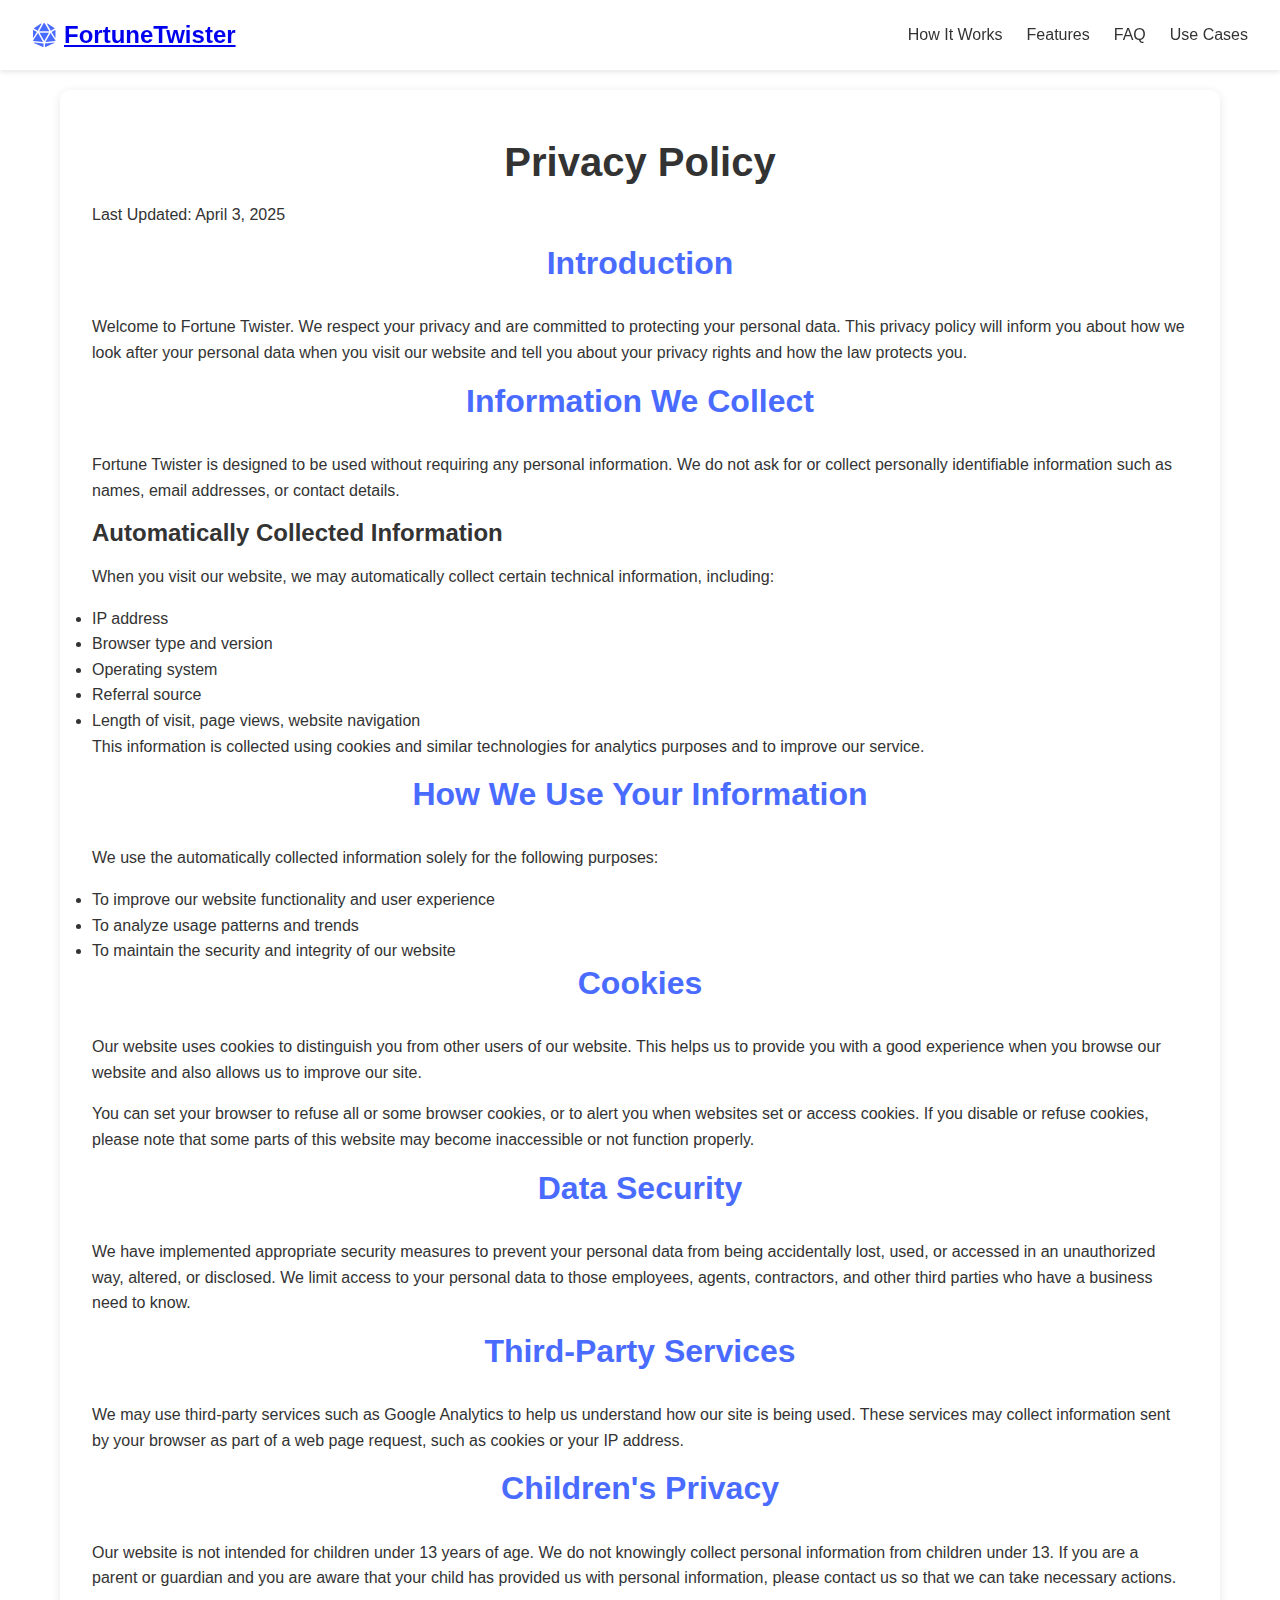
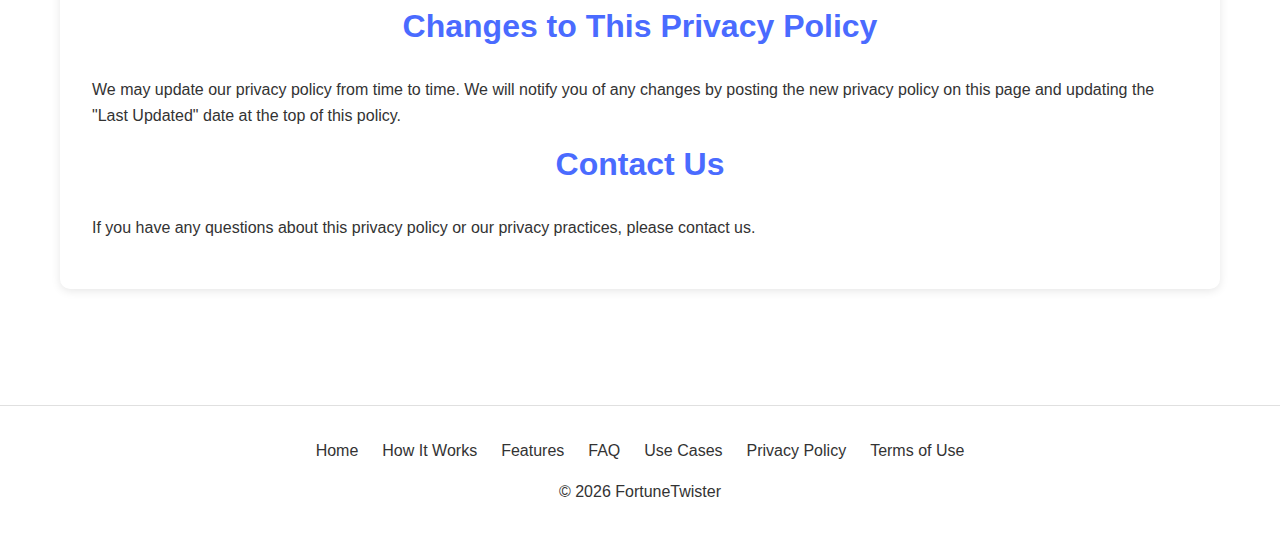
<file: privacy.html>
<!DOCTYPE html>
<html lang="en" data-theme="light">
<head>
    <meta charset="UTF-8">
    <meta name="viewport" content="width=device-width, initial-scale=1.0">
    <title>Privacy Policy - Fortune Twister</title>
    <meta name="description" content="Privacy policy for Fortune Twister, the free online wheel picker for random selection and decision making.">
    
    <!-- Canonical URL -->
    <link rel="canonical" href="https://fortunetwister.com/privacy.html">
    
    <link rel="stylesheet" href="styles.css">
    <link href="https://cdnjs.cloudflare.com/ajax/libs/font-awesome/6.0.0/css/all.min.css" rel="stylesheet">
    <link rel="icon" href="Icon/favicon.ico" type="image/x-icon">
</head>
<body>
    <header>
        <div class="logo">
            <i class="fas fa-dice-d20"></i> <a href="index.html">FortuneTwister</a>
        </div>
        <nav class="main-nav">
            <ul>
                <li><a href="index.html#how-it-works">How It Works</a></li>
                <li><a href="index.html#features">Features</a></li>
                <li><a href="index.html#faq">FAQ</a></li>
                <li><a href="index.html#use-cases">Use Cases</a></li>
            </ul>
        </nav>
    </header>

    <div class="container">
        <section class="content-section">
            <h1>Privacy Policy</h1>
            <p>Last Updated: April 3, 2025</p>
            
            <div class="policy-content">
                <h2>Introduction</h2>
                <p>Welcome to Fortune Twister. We respect your privacy and are committed to protecting your personal data. This privacy policy will inform you about how we look after your personal data when you visit our website and tell you about your privacy rights and how the law protects you.</p>
                
                <h2>Information We Collect</h2>
                <p>Fortune Twister is designed to be used without requiring any personal information. We do not ask for or collect personally identifiable information such as names, email addresses, or contact details.</p>
                
                <h3>Automatically Collected Information</h3>
                <p>When you visit our website, we may automatically collect certain technical information, including:</p>
                <ul>
                    <li>IP address</li>
                    <li>Browser type and version</li>
                    <li>Operating system</li>
                    <li>Referral source</li>
                    <li>Length of visit, page views, website navigation</li>
                </ul>
                <p>This information is collected using cookies and similar technologies for analytics purposes and to improve our service.</p>
                
                <h2>How We Use Your Information</h2>
                <p>We use the automatically collected information solely for the following purposes:</p>
                <ul>
                    <li>To improve our website functionality and user experience</li>
                    <li>To analyze usage patterns and trends</li>
                    <li>To maintain the security and integrity of our website</li>
                </ul>
                
                <h2>Cookies</h2>
                <p>Our website uses cookies to distinguish you from other users of our website. This helps us to provide you with a good experience when you browse our website and also allows us to improve our site.</p>
                <p>You can set your browser to refuse all or some browser cookies, or to alert you when websites set or access cookies. If you disable or refuse cookies, please note that some parts of this website may become inaccessible or not function properly.</p>
                
                <h2>Data Security</h2>
                <p>We have implemented appropriate security measures to prevent your personal data from being accidentally lost, used, or accessed in an unauthorized way, altered, or disclosed. We limit access to your personal data to those employees, agents, contractors, and other third parties who have a business need to know.</p>
                
                <h2>Third-Party Services</h2>
                <p>We may use third-party services such as Google Analytics to help us understand how our site is being used. These services may collect information sent by your browser as part of a web page request, such as cookies or your IP address.</p>
                
                <h2>Children's Privacy</h2>
                <p>Our website is not intended for children under 13 years of age. We do not knowingly collect personal information from children under 13. If you are a parent or guardian and you are aware that your child has provided us with personal information, please contact us so that we can take necessary actions.</p>
                
                <h2>Changes to This Privacy Policy</h2>
                <p>We may update our privacy policy from time to time. We will notify you of any changes by posting the new privacy policy on this page and updating the "Last Updated" date at the top of this policy.</p>
                
                <h2>Contact Us</h2>
                <p>If you have any questions about this privacy policy or our privacy practices, please contact us.</p>
            </div>
        </section>
    </div>

    <footer class="footer">
        <div class="footer-content">
            <div class="footer-nav">
                <a href="index.html">Home</a>
                <a href="index.html#how-it-works">How It Works</a>
                <a href="index.html#features">Features</a>
                <a href="index.html#faq">FAQ</a>
                <a href="index.html#use-cases">Use Cases</a>
                <a href="privacy.html">Privacy Policy</a>
                <a href="terms.html">Terms of Use</a>
            </div>
            <p>&copy; <span id="currentYear"></span> FortuneTwister</p>
        </div>
    </footer>

    <script>
        document.getElementById('currentYear').textContent = new Date().getFullYear();
        
        // Theme toggle functionality
        const themeToggle = document.getElementById('themeToggle');
        if (themeToggle) {
            themeToggle.addEventListener('click', () => {
                const html = document.documentElement;
                if (html.getAttribute('data-theme') === 'light') {
                    html.setAttribute('data-theme', 'dark');
                    localStorage.setItem('theme', 'dark');
                } else {
                    html.setAttribute('data-theme', 'light');
                    localStorage.setItem('theme', 'light');
                }
            });
        }
        
        // Check for saved theme preference
        const savedTheme = localStorage.getItem('theme');
        if (savedTheme) {
            document.documentElement.setAttribute('data-theme', savedTheme);
        }
    </script>
</body>
</html>
</file>
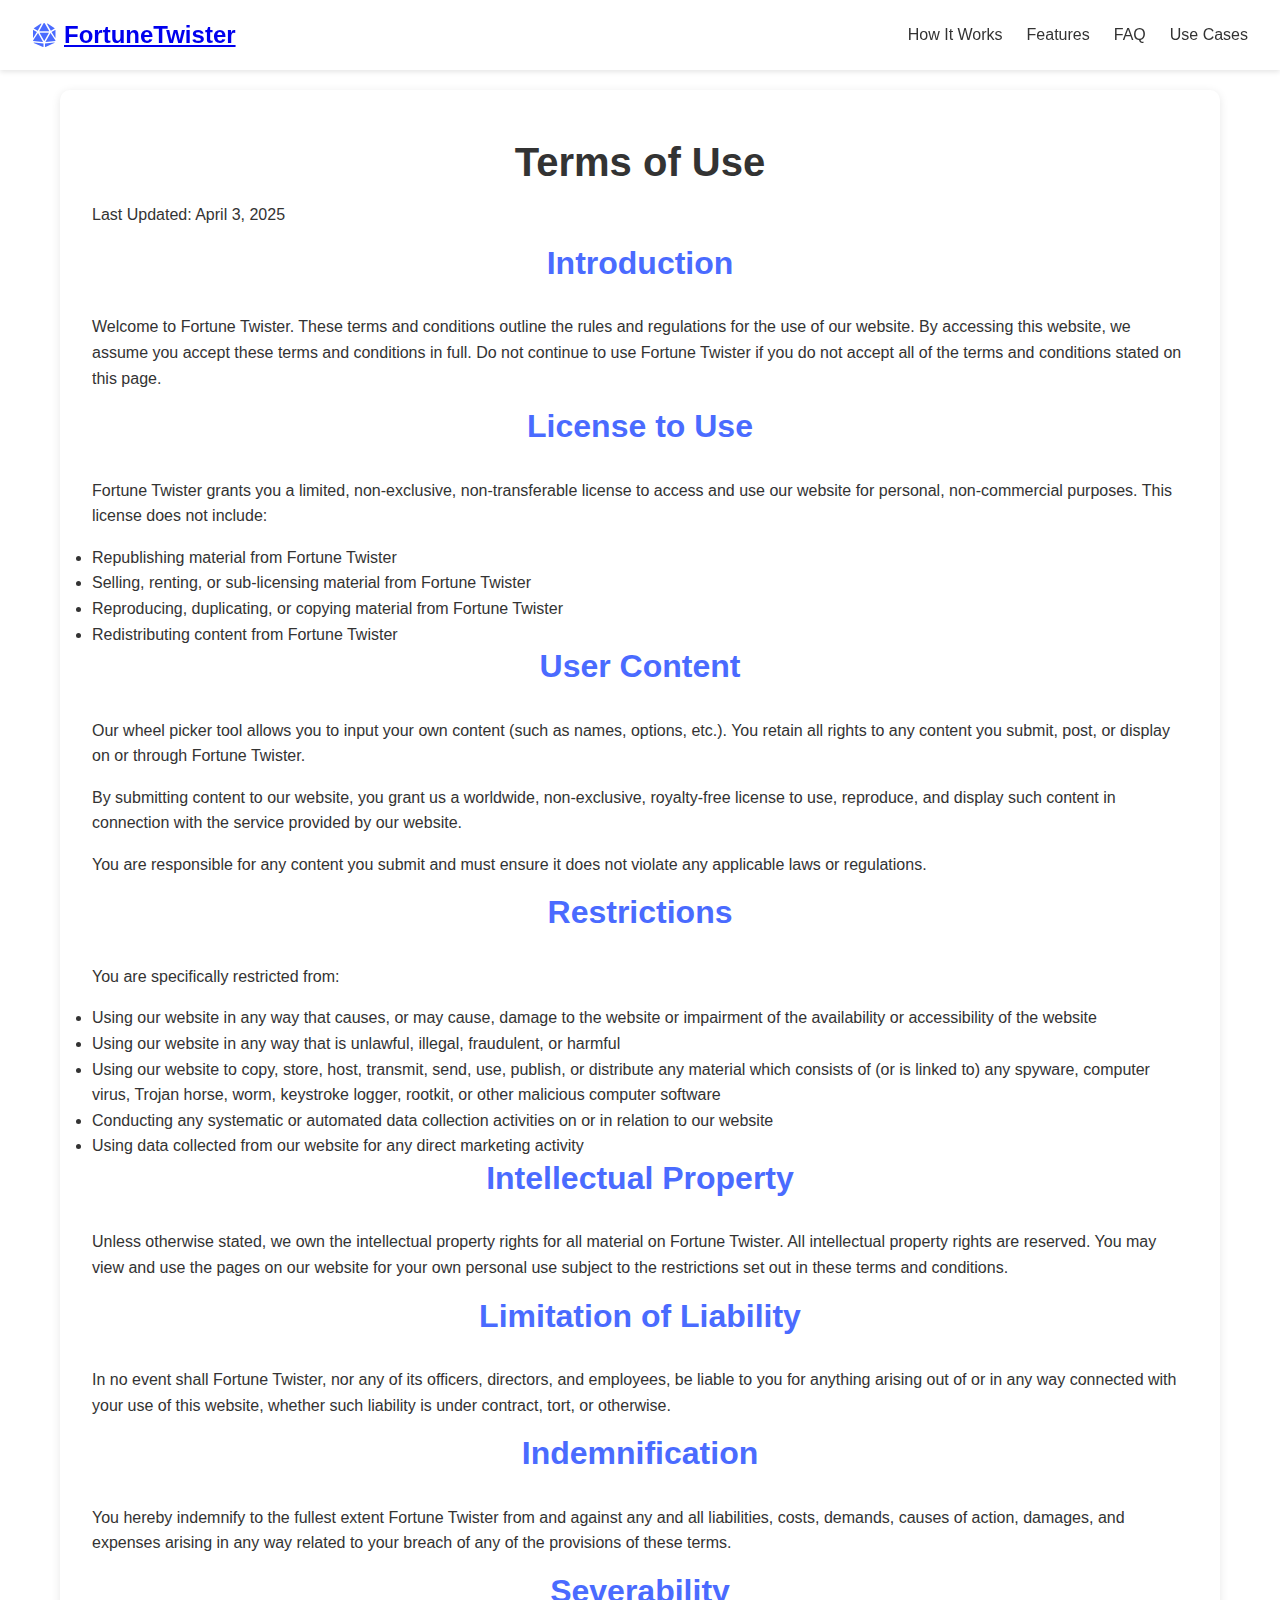
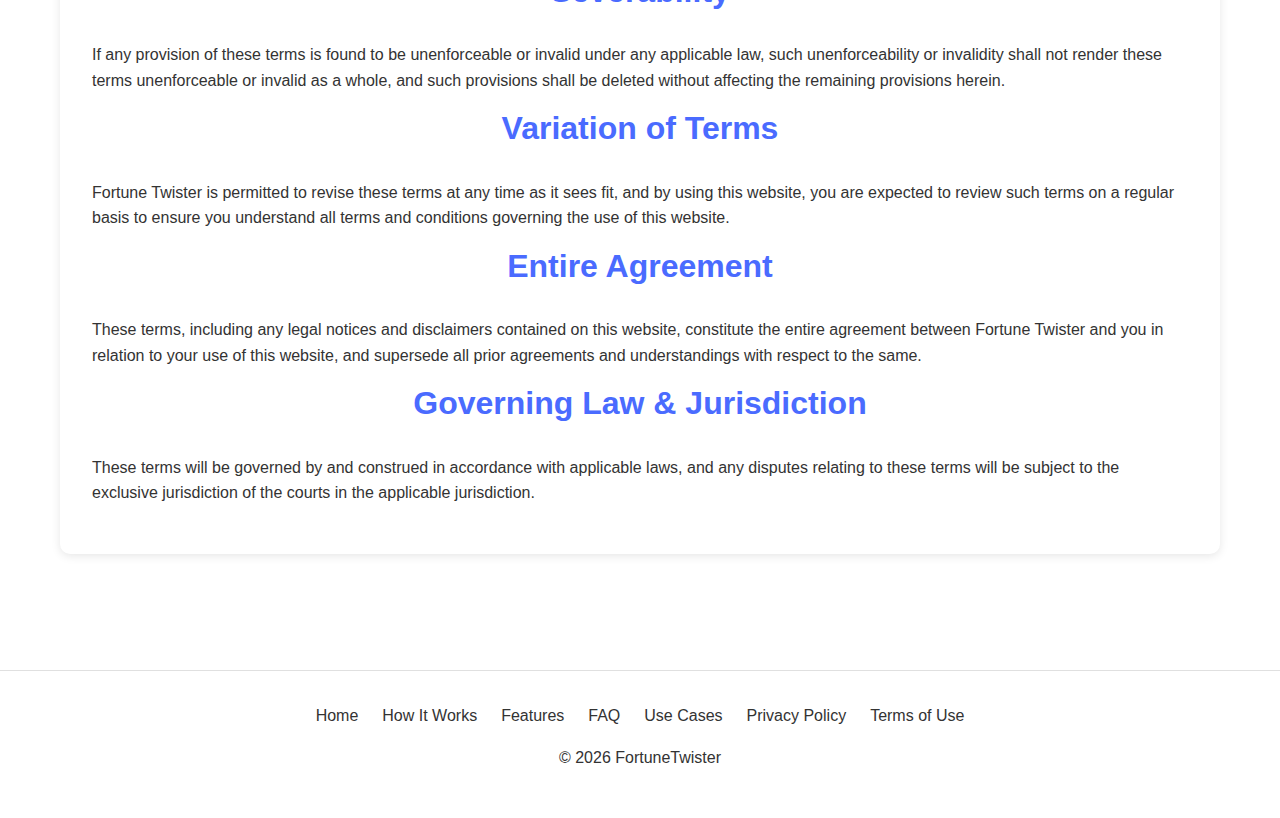
<file: terms.html>
<!DOCTYPE html>
<html lang="en" data-theme="light">
<head>
    <meta charset="UTF-8">
    <meta name="viewport" content="width=device-width, initial-scale=1.0">
    <title>Terms of Use - Fortune Twister</title>
    <meta name="description" content="Terms of use for Fortune Twister, the free online wheel picker for random selection and decision making.">
    
    <!-- Canonical URL -->
    <link rel="canonical" href="https://fortunetwister.com/terms.html">
    
    <link rel="stylesheet" href="styles.css">
    <link href="https://cdnjs.cloudflare.com/ajax/libs/font-awesome/6.0.0/css/all.min.css" rel="stylesheet">
    <link rel="icon" href="Icon/favicon.ico" type="image/x-icon">
</head>
<body>
    <header>
        <div class="logo">
            <i class="fas fa-dice-d20"></i> <a href="index.html">FortuneTwister</a>
        </div>
        <nav class="main-nav">
            <ul>
                <li><a href="index.html#how-it-works">How It Works</a></li>
                <li><a href="index.html#features">Features</a></li>
                <li><a href="index.html#faq">FAQ</a></li>
                <li><a href="index.html#use-cases">Use Cases</a></li>
            </ul>
        </nav>
    </header>

    <div class="container">
        <section class="content-section">
            <h1>Terms of Use</h1>
            <p>Last Updated: April 3, 2025</p>
            
            <div class="policy-content">
                <h2>Introduction</h2>
                <p>Welcome to Fortune Twister. These terms and conditions outline the rules and regulations for the use of our website. By accessing this website, we assume you accept these terms and conditions in full. Do not continue to use Fortune Twister if you do not accept all of the terms and conditions stated on this page.</p>
                
                <h2>License to Use</h2>
                <p>Fortune Twister grants you a limited, non-exclusive, non-transferable license to access and use our website for personal, non-commercial purposes. This license does not include:</p>
                <ul>
                    <li>Republishing material from Fortune Twister</li>
                    <li>Selling, renting, or sub-licensing material from Fortune Twister</li>
                    <li>Reproducing, duplicating, or copying material from Fortune Twister</li>
                    <li>Redistributing content from Fortune Twister</li>
                </ul>
                
                <h2>User Content</h2>
                <p>Our wheel picker tool allows you to input your own content (such as names, options, etc.). You retain all rights to any content you submit, post, or display on or through Fortune Twister.</p>
                <p>By submitting content to our website, you grant us a worldwide, non-exclusive, royalty-free license to use, reproduce, and display such content in connection with the service provided by our website.</p>
                <p>You are responsible for any content you submit and must ensure it does not violate any applicable laws or regulations.</p>
                
                <h2>Restrictions</h2>
                <p>You are specifically restricted from:</p>
                <ul>
                    <li>Using our website in any way that causes, or may cause, damage to the website or impairment of the availability or accessibility of the website</li>
                    <li>Using our website in any way that is unlawful, illegal, fraudulent, or harmful</li>
                    <li>Using our website to copy, store, host, transmit, send, use, publish, or distribute any material which consists of (or is linked to) any spyware, computer virus, Trojan horse, worm, keystroke logger, rootkit, or other malicious computer software</li>
                    <li>Conducting any systematic or automated data collection activities on or in relation to our website</li>
                    <li>Using data collected from our website for any direct marketing activity</li>
                </ul>
                
                <h2>Intellectual Property</h2>
                <p>Unless otherwise stated, we own the intellectual property rights for all material on Fortune Twister. All intellectual property rights are reserved. You may view and use the pages on our website for your own personal use subject to the restrictions set out in these terms and conditions.</p>
                
                <h2>Limitation of Liability</h2>
                <p>In no event shall Fortune Twister, nor any of its officers, directors, and employees, be liable to you for anything arising out of or in any way connected with your use of this website, whether such liability is under contract, tort, or otherwise.</p>
                
                <h2>Indemnification</h2>
                <p>You hereby indemnify to the fullest extent Fortune Twister from and against any and all liabilities, costs, demands, causes of action, damages, and expenses arising in any way related to your breach of any of the provisions of these terms.</p>
                
                <h2>Severability</h2>
                <p>If any provision of these terms is found to be unenforceable or invalid under any applicable law, such unenforceability or invalidity shall not render these terms unenforceable or invalid as a whole, and such provisions shall be deleted without affecting the remaining provisions herein.</p>
                
                <h2>Variation of Terms</h2>
                <p>Fortune Twister is permitted to revise these terms at any time as it sees fit, and by using this website, you are expected to review such terms on a regular basis to ensure you understand all terms and conditions governing the use of this website.</p>
                
                <h2>Entire Agreement</h2>
                <p>These terms, including any legal notices and disclaimers contained on this website, constitute the entire agreement between Fortune Twister and you in relation to your use of this website, and supersede all prior agreements and understandings with respect to the same.</p>
                
                <h2>Governing Law & Jurisdiction</h2>
                <p>These terms will be governed by and construed in accordance with applicable laws, and any disputes relating to these terms will be subject to the exclusive jurisdiction of the courts in the applicable jurisdiction.</p>
            </div>
        </section>
    </div>

    <footer class="footer">
        <div class="footer-content">
            <div class="footer-nav">
                <a href="index.html">Home</a>
                <a href="index.html#how-it-works">How It Works</a>
                <a href="index.html#features">Features</a>
                <a href="index.html#faq">FAQ</a>
                <a href="index.html#use-cases">Use Cases</a>
                <a href="privacy.html">Privacy Policy</a>
                <a href="terms.html">Terms of Use</a>
            </div>
            <p>&copy; <span id="currentYear"></span> FortuneTwister</p>
        </div>
    </footer>

    <script>
        document.getElementById('currentYear').textContent = new Date().getFullYear();
        
        // Theme toggle functionality
        const themeToggle = document.getElementById('themeToggle');
        if (themeToggle) {
            themeToggle.addEventListener('click', () => {
                const html = document.documentElement;
                if (html.getAttribute('data-theme') === 'light') {
                    html.setAttribute('data-theme', 'dark');
                    localStorage.setItem('theme', 'dark');
                } else {
                    html.setAttribute('data-theme', 'light');
                    localStorage.setItem('theme', 'light');
                }
            });
        }
        
        // Check for saved theme preference
        const savedTheme = localStorage.getItem('theme');
        if (savedTheme) {
            document.documentElement.setAttribute('data-theme', savedTheme);
        }
    </script>
</body>
</html>
</file>
<file: styles.css>
/* Base Styles */
:root {
    --primary-color: #4a6bff;
    --secondary-color: #ff6b6b;
    --background-color: #ffffff;
    --text-color: #333333;
    --border-color: #e0e0e0;
    --shadow-color: rgba(0, 0, 0, 0.1);
    --success-color: #4caf50;
    --warning-color: #ff9800;
    --menu-bg-color: #ffffff;
    --popup-bg-color: #ffffff;
}

[data-theme="dark"] {
    --primary-color: #6c8fff;
    --secondary-color: #ff8585;
    --background-color: #222222;
    --text-color: #f0f0f0;
    --border-color: #444444;
    --shadow-color: rgba(0, 0, 0, 0.3);
    --menu-bg-color: #333333;
    --popup-bg-color: #333333;
}

* {
    margin: 0;
    padding: 0;
    box-sizing: border-box;
}

body {
    font-family: 'Segoe UI', Tahoma, Geneva, Verdana, sans-serif;
    line-height: 1.6;
    color: var(--text-color);
    background-color: var(--background-color);
    transition: background-color 0.3s ease;
}

.container {
    max-width: 1200px;
    margin: 0 auto;
    padding: 20px;
}

/* Typography */
h1, h2, h3, h4, h5, h6 {
    margin-bottom: 1rem;
    line-height: 1.2;
}

h1 {
    font-size: 2.5rem;
    text-align: center;
    margin-top: 1rem;
}

h2 {
    font-size: 2rem;
    color: var(--primary-color);
}

h3 {
    font-size: 1.5rem;
}

p {
    margin-bottom: 1rem;
}

.subtitle {
    text-align: center;
    font-size: 1.2rem;
    margin-bottom: 2rem;
    max-width: 800px;
    margin-left: auto;
    margin-right: auto;
}

/* Header */
header {
    display: flex;
    justify-content: space-between;
    align-items: center;
    padding: 1rem 2rem;
    background-color: var(--background-color);
    box-shadow: 0 2px 5px var(--shadow-color);
    position: sticky;
    top: 0;
    z-index: 100;
}

.logo {
    font-size: 1.5rem;
    font-weight: bold;
    color: var(--primary-color);
    display: flex;
    align-items: center;
}

.logo i {
    margin-right: 0.5rem;
}

.main-nav ul {
    display: flex;
    list-style: none;
}

.main-nav li {
    margin-left: 1.5rem;
}

.main-nav a {
    text-decoration: none;
    color: var(--text-color);
    font-weight: 500;
    transition: color 0.3s ease;
}

.main-nav a:hover {
    color: var(--primary-color);
}

/* Preset Buttons */
.preset-buttons-wrapper {
    display: flex;
    justify-content: center;
    margin-bottom: 2rem;
}

.preset-buttons {
    display: flex;
    flex-wrap: wrap;
    justify-content: center;
    gap: 10px;
}

.preset-button {
    padding: 10px 20px;
    background-color: var(--primary-color);
    color: white;
    border: none;
    border-radius: 5px;
    cursor: pointer;
    font-size: 1rem;
    display: flex;
    align-items: center;
    transition: background-color 0.3s ease, transform 0.2s ease;
}

.preset-button:hover {
    background-color: #3a5bef;
    transform: translateY(-2px);
}

.preset-button i {
    margin-right: 8px;
}

/* Wheel Container */
.wheel-container {
    position: relative;
    display: flex;
    justify-content: center;
    align-items: center;
    margin: 0 auto 2rem;
    max-width: 500px;
}

#chart {
    width: 100%;
    height: auto;
    margin: 0 auto;
    position: relative;
}

#question {
    position: absolute;
    width: 100%;
    height: 100%;
    display: flex;
    align-items: center;
    justify-content: center;
    z-index: 10;
    pointer-events: none;
}

#question h1 {
    font-size: 1.5rem;
    text-align: center;
    margin: 0;
}

.header-controls {
    position: absolute;
    top: 10px;
    right: 10px;
    display: flex;
    gap: 10px;
}

.control-button {
    background-color: var(--background-color);
    color: var(--text-color);
    border: 1px solid var(--border-color);
    border-radius: 50%;
    width: 40px;
    height: 40px;
    display: flex;
    align-items: center;
    justify-content: center;
    cursor: pointer;
    transition: background-color 0.3s ease, color 0.3s ease;
}

.control-button:hover {
    background-color: var(--primary-color);
    color: white;
}

/* Menus */
.menu {
    position: fixed;
    top: 50%;
    left: 50%;
    transform: translate(-50%, -50%);
    background-color: var(--menu-bg-color);
    border-radius: 10px;
    box-shadow: 0 5px 15px var(--shadow-color);
    width: 300px;
    max-width: 90%;
    z-index: 1000;
    display: none;
}

.menu-header {
    display: flex;
    justify-content: space-between;
    align-items: center;
    padding: 15px;
    border-bottom: 1px solid var(--border-color);
}

.menu-header h3 {
    margin: 0;
}

.close-menu {
    background: none;
    border: none;
    font-size: 1.5rem;
    cursor: pointer;
    color: var(--text-color);
}

.menu-content {
    padding: 15px;
}

.menu-item {
    display: flex;
    justify-content: space-between;
    align-items: center;
    margin-bottom: 15px;
}

.menu-item:last-child {
    margin-bottom: 0;
}

.menu-item span {
    flex: 1;
}

.menu-item input[type="range"] {
    width: 120px;
}

.menu-item input[type="color"] {
    width: 40px;
    height: 30px;
    border: none;
    cursor: pointer;
}

/* Winner Popup */
.winner-popup {
    position: fixed;
    top: 0;
    left: 0;
    width: 100%;
    height: 100%;
    background-color: rgba(0, 0, 0, 0.7);
    display: flex;
    align-items: center;
    justify-content: center;
    z-index: 1000;
    opacity: 0;
    visibility: hidden;
    transition: opacity 0.3s ease, visibility 0.3s ease;
}

.winner-content {
    background-color: var(--popup-bg-color);
    border-radius: 10px;
    padding: 30px;
    text-align: center;
    max-width: 90%;
    width: 400px;
    position: relative;
    box-shadow: 0 5px 15px rgba(0, 0, 0, 0.3);
}

.close-popup {
    position: absolute;
    top: 10px;
    right: 10px;
    background: none;
    border: none;
    font-size: 1.5rem;
    cursor: pointer;
    color: var(--secondary-color);
}

.winner-name {
    font-size: 2rem;
    font-weight: bold;
    margin: 20px 0;
    word-break: break-word;
}

.winner-buttons {
    display: flex;
    justify-content: center;
    gap: 15px;
    margin-top: 20px;
}

.button-gap {
    margin: 0 5px;
}

.continue-button, .replay-button {
    padding: 10px 20px;
    border: none;
    border-radius: 5px;
    cursor: pointer;
    font-size: 1rem;
    display: flex;
    align-items: center;
    transition: background-color 0.3s ease;
}

.continue-button {
    background-color: var(--success-color);
    color: white;
}

.replay-button {
    background-color: var(--primary-color);
    color: white;
}

.continue-button:hover, .replay-button:hover {
    filter: brightness(1.1);
}

.continue-button i, .replay-button i {
    margin-right: 8px;
}

/* Options Section */
.options-section {
    background-color: var(--background-color);
    border-radius: 10px;
    padding: 20px;
    margin-bottom: 2rem;
    box-shadow: 0 2px 10px var(--shadow-color);
}

.options-section h2 {
    text-align: center;
    margin-bottom: 1rem;
}

.input-group {
    display: flex;
    margin-bottom: 1rem;
}

.input-group input {
    flex: 1;
    padding: 10px 15px;
    border: 1px solid var(--border-color);
    border-radius: 5px 0 0 5px;
    font-size: 1rem;
    background-color: var(--background-color);
    color: var(--text-color);
}

.input-group button {
    padding: 10px 20px;
    background-color: var(--primary-color);
    color: white;
    border: none;
    border-radius: 0 5px 5px 0;
    cursor: pointer;
    font-size: 1rem;
    transition: background-color 0.3s ease;
}

.input-group button:hover {
    background-color: #3a5bef;
}

#options-list {
    display: flex;
    flex-direction: column;
    gap: 10px;
}

.option-item {
    display: flex;
    align-items: center;
    padding: 10px;
    background-color: var(--background-color);
    border: 1px solid var(--border-color);
    border-radius: 5px;
}

.option-color {
    width: 20px;
    height: 20px;
    border-radius: 50%;
    margin-right: 10px;
}

.option-text {
    flex: 1;
}

.delete-option {
    background: none;
    border: none;
    color: var(--secondary-color);
    cursor: pointer;
    font-size: 1.2rem;
    transition: color 0.3s ease;
}

.delete-option:hover {
    color: #ff4a4a;
}

/* Content Sections */
.content-section {
    margin-bottom: 4rem;
    padding: 2rem;
    background-color: var(--background-color);
    border-radius: 10px;
    box-shadow: 0 2px 10px var(--shadow-color);
}

.content-section h2 {
    text-align: center;
    margin-bottom: 2rem;
}

/* How It Works Section */
.steps-container {
    display: grid;
    grid-template-columns: repeat(auto-fit, minmax(250px, 1fr));
    gap: 2rem;
}

.step {
    text-align: center;
    padding: 1.5rem;
    border-radius: 10px;
    background-color: var(--background-color);
    box-shadow: 0 2px 10px var(--shadow-color);
    transition: transform 0.3s ease;
}

.step:hover {
    transform: translateY(-5px);
}

.step-number {
    display: flex;
    align-items: center;
    justify-content: center;
    width: 50px;
    height: 50px;
    background-color: var(--primary-color);
    color: white;
    border-radius: 50%;
    font-size: 1.5rem;
    font-weight: bold;
    margin: 0 auto 1rem;
}

/* Features Section */
.features-grid {
    display: grid;
    grid-template-columns: repeat(auto-fit, minmax(300px, 1fr));
    gap: 2rem;
}

.feature {
    padding: 1.5rem;
    border-radius: 10px;
    background-color: var(--background-color);
    box-shadow: 0 2px 10px var(--shadow-color);
    text-align: center;
    transition: transform 0.3s ease;
}

.feature:hover {
    transform: translateY(-5px);
}

.feature-icon {
    font-size: 2.5rem;
    color: var(--primary-color);
    margin-bottom: 1rem;
}

/* FAQ Section */
.faq-container {
    display: flex;
    flex-direction: column;
    gap: 1.5rem;
}

.faq-item {
    padding: 1.5rem;
    border-radius: 10px;
    background-color: var(--background-color);
    box-shadow: 0 2px 10px var(--shadow-color);
}

.faq-item h3 {
    color: var(--primary-color);
    margin-bottom: 0.5rem;
}

/* Use Cases Section */
.use-cases-grid {
    display: grid;
    grid-template-columns: repeat(auto-fit, minmax(300px, 1fr));
    gap: 2rem;
}

.use-case {
    padding: 1.5rem;
    border-radius: 10px;
    background-color: var(--background-color);
    box-shadow: 0 2px 10px var(--shadow-color);
    transition: transform 0.3s ease;
}

.use-case:hover {
    transform: translateY(-5px);
}

.use-case h3 {
    color: var(--primary-color);
    margin-bottom: 1rem;
}

/* Footer */
.footer {
    background-color: var(--background-color);
    padding: 2rem;
    text-align: center;
    border-top: 1px solid var(--border-color);
    margin-top: 2rem;
}

.footer-content {
    max-width: 1200px;
    margin: 0 auto;
}

.footer-nav {
    display: flex;
    justify-content: center;
    flex-wrap: wrap;
    gap: 1.5rem;
    margin-bottom: 1rem;
}

.footer-nav a {
    color: var(--text-color);
    text-decoration: none;
    transition: color 0.3s ease;
}

.footer-nav a:hover {
    color: var(--primary-color);
}

/* Responsive Design */
@media (max-width: 768px) {
    h1 {
        font-size: 2rem;
    }
    
    h2 {
        font-size: 1.7rem;
    }
    
    h3 {
        font-size: 1.3rem;
    }
    
    .subtitle {
        font-size: 1rem;
    }
    
    header {
        flex-direction: column;
        padding: 1rem;
    }
    
    .logo {
        margin-bottom: 1rem;
    }
    
    .main-nav ul {
        flex-wrap: wrap;
        justify-content: center;
    }
    
    .main-nav li {
        margin: 0.5rem;
    }
    
    .preset-buttons {
        flex-direction: column;
        width: 100%;
    }
    
    .content-section {
        padding: 1.5rem;
    }
    
    .steps-container, .features-grid, .use-cases-grid {
        grid-template-columns: 1fr;
    }
    
    .winner-name {
        font-size: 1.5rem;
    }
    
    .winner-buttons {
        flex-direction: column;
    }
    
    .button-gap {
        margin: 5px 0;
    }
}

@media (max-width: 480px) {
    .container {
        padding: 10px;
    }
    
    h1 {
        font-size: 1.8rem;
    }
    
    .preset-button {
        width: 100%;
        justify-content: center;
    }
    
    .winner-content {
        padding: 20px;
    }
    
    .footer-nav {
        flex-direction: column;
        gap: 0.8rem;
    }
}
</file>
